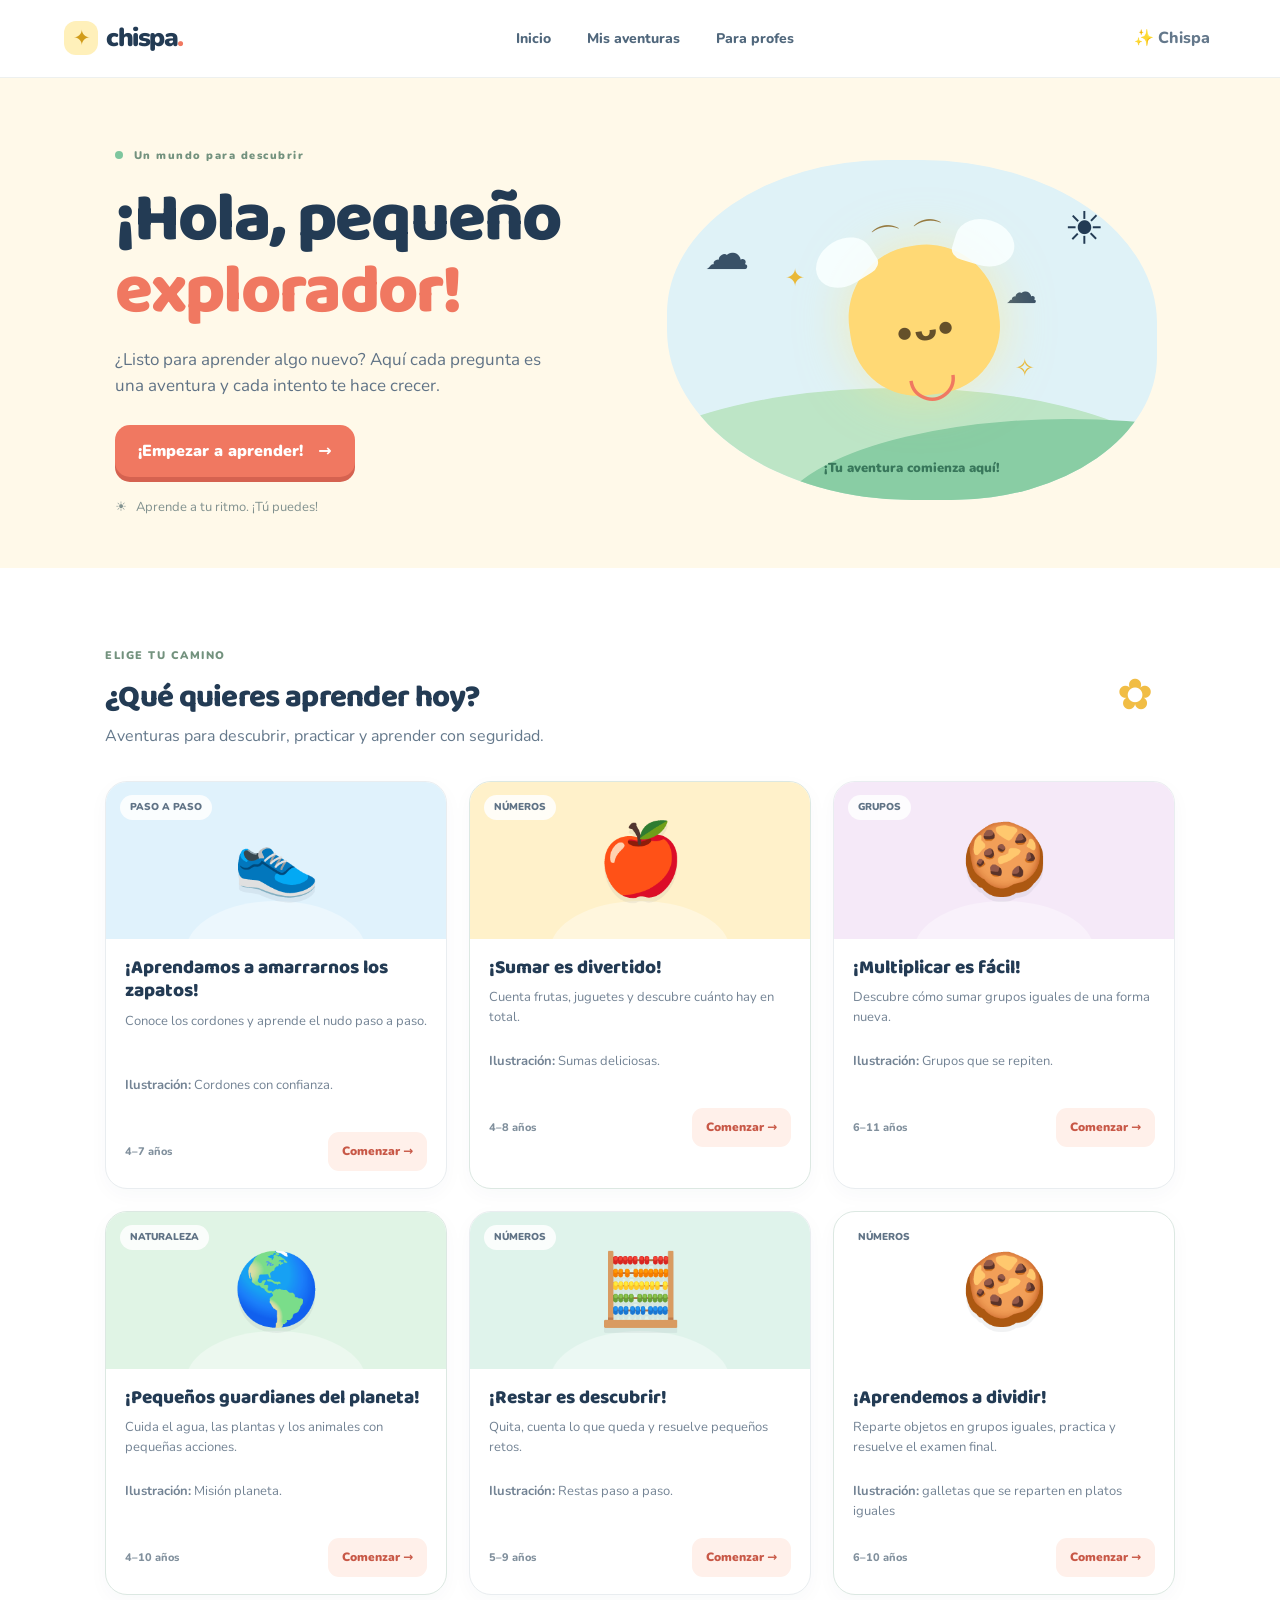
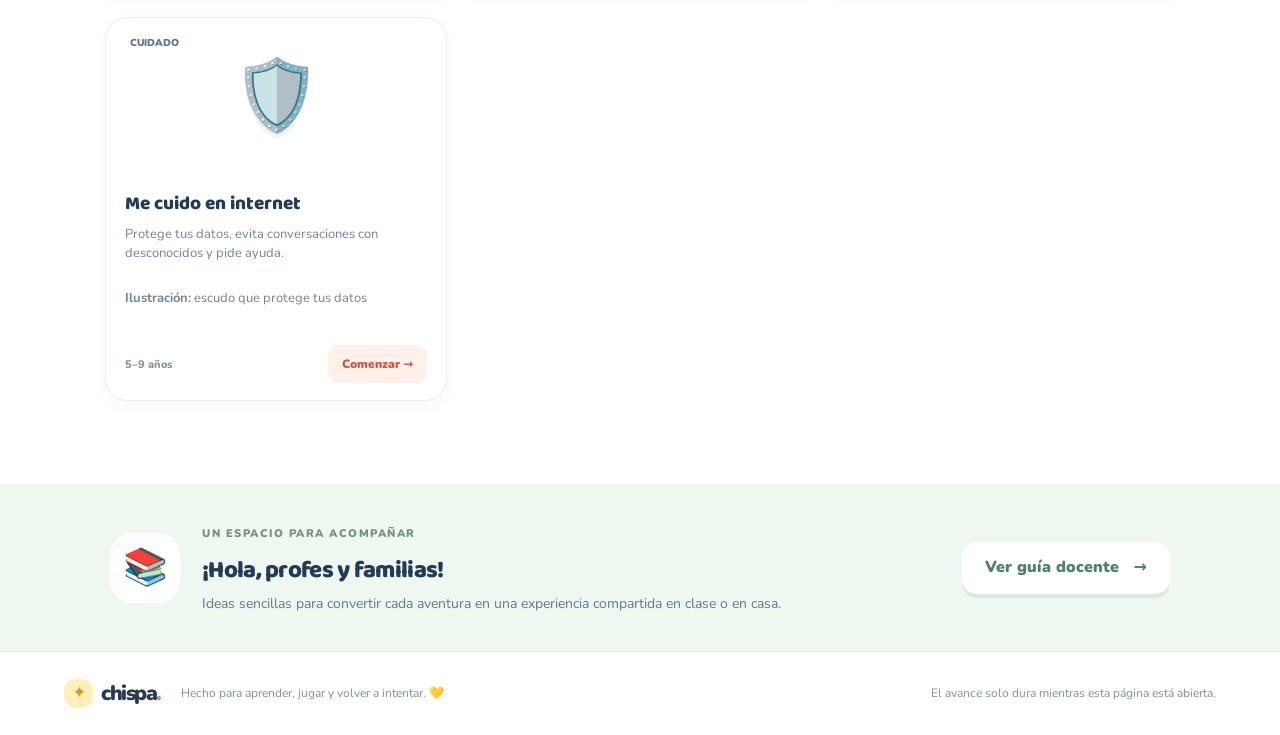
<file: index.html>
<!doctype html>
<html lang="es">
<head>
  <meta charset="utf-8">
  <meta name="viewport" content="width=device-width, initial-scale=1">
  <meta name="theme-color" content="#fff9e9">
  <meta name="description" content="Un lugar alegre para aprender jugando: cursos y retos para pequeños exploradores.">
  <title>Chispa — aprender jugando</title>
  <link rel="stylesheet" href="css/styles.css">
  <script src="js/courses.js" defer></script>
  <script src="js/main.js" defer></script>
</head>
<body>
  <a class="skip-link" href="#main">Saltar al contenido</a>
  <header class="topbar">
    <a class="brand" href="#inicio" aria-label="Chispa, ir al inicio"><span class="brand-mark" aria-hidden="true">✦</span><span>chispa<span class="brand-dot">.</span></span></a>
    <nav aria-label="Navegación principal"><a href="#inicio">Inicio</a><a href="#cursos">Mis aventuras</a><a href="#profes">Para profes</a></nav>
    <div class="top-actions"><button class="sound-toggle" id="motion-toggle" type="button" aria-pressed="false" title="Activar o pausar animaciones">✨ <span>Chispa</span></button></div>
  </header>
  <main id="main">
    <div id="home-view">
    <section class="hero" id="inicio">
      <div class="hero-copy"><span class="eyebrow"><span class="live-dot"></span> Un mundo para descubrir</span><h1>¡Hola, pequeño<br><span>explorador!</span></h1><p>¿Listo para aprender algo nuevo? Aquí cada pregunta es una aventura y cada intento te hace crecer.</p><a class="button button-primary" href="#cursos">¡Empezar a aprender! <span aria-hidden="true">→</span></a><div class="hero-note">☀️ <span>Aprende a tu ritmo. ¡Tú puedes!</span></div></div>
      <div class="hero-art" aria-label="Una amigable luciérnaga te acompaña a aprender" role="img"><span class="sun">☀️</span><span class="cloud cloud-one">☁️</span><span class="cloud cloud-two">☁️</span><div class="hill hill-back"></div><div class="hill hill-front"></div><div class="firefly"><span class="feelers">⌒⌒</span><span class="face">•ᴗ•</span><span class="wings">◡</span></div><span class="spark spark-one">✦</span><span class="spark spark-two">✧</span><span class="art-caption">¡Tu aventura comienza aquí!</span></div>
    </section>
    <section class="courses-section section-wrap" id="cursos"><div class="section-heading"><div><span class="eyebrow">ELIGE TU CAMINO</span><h2>¿Qué quieres aprender hoy?</h2><p>Aventuras para descubrir, practicar y aprender con seguridad.</p></div><span class="section-doodle" aria-hidden="true">✿</span></div><div id="course-grid" class="course-grid"></div></section>
    <section class="teacher-section" id="profes"><div class="teacher-inner"><div class="teacher-badge" aria-hidden="true">📚</div><div class="teacher-copy"><span class="eyebrow">UN ESPACIO PARA ACOMPAÑAR</span><h2>¡Hola, profes y familias!</h2><p>Ideas sencillas para convertir cada aventura en una experiencia compartida en clase o en casa.</p></div><button class="button button-light" id="teacher-button" type="button">Ver guía docente <span aria-hidden="true">→</span></button></div></section>
    </div>
    <section id="learning" class="learning-section section-wrap" hidden></section>
    <section id="teacher-panel" class="teacher-panel section-wrap" hidden></section>
  </main>
  <footer><a class="brand footer-brand" href="#inicio"><span class="brand-mark" aria-hidden="true">✦</span><span>chispa<span class="brand-dot">.</span></span></a><p>Hecho para aprender, jugar y volver a intentar. 💛</p><span>El avance solo dura mientras esta página está abierta.</span></footer>
  <div id="toast" class="toast" role="status" aria-live="polite"></div>
</body>
</html>
</file>
<file: css/styles.css>
﻿@import url('https://fonts.googleapis.com/css2?family=Nunito:wght@400;600;700;800;900&family=Baloo+2:wght@600;700;800&display=swap');
:root{--ink:#233b54;--muted:#64788b;--cream:#fff9e9;--paper:#fff;--blue:#dff3fa;--coral:#f07861;--yellow:#ffd76a;--mint:#ccebdc;--line:#e9edf0;--shadow:0 12px 35px #425d7312;--radius:24px}*{box-sizing:border-box}html{scroll-behavior:smooth;scroll-padding-top:92px}body{margin:0;background:#fff;color:var(--ink);font-family:'Nunito',ui-rounded,system-ui,sans-serif;font-size:16px;line-height:1.55}button,a{font:inherit}button{cursor:pointer}a{color:inherit;text-decoration:none}.skip-link{position:absolute;left:-999px;top:10px;background:white;padding:12px;z-index:20}.skip-link:focus{left:10px}.topbar{height:78px;padding:0 max(5vw,24px);display:flex;align-items:center;justify-content:space-between;background:#fff;position:sticky;top:0;z-index:10;border-bottom:1px solid #edf0ef}.brand{display:flex;align-items:center;gap:8px;font-size:26px;font-weight:900;letter-spacing:-1.5px}.brand-mark{display:grid;place-items:center;background:#fff0ba;color:#d19c1a;width:34px;height:34px;border-radius:12px;font-size:21px}.brand-dot{color:var(--coral)}nav{display:flex;gap:36px;color:#50677c;font-weight:800;font-size:14px}nav a:hover,.text-button:hover{color:#d45d49}.top-actions{display:flex;align-items:center;gap:20px}.star-count{background:#fff8dc;padding:9px 14px;border-radius:20px;color:#9d7217;font-size:14px}.sound-toggle{border:0;background:none;color:var(--muted);font-weight:800}.hero{min-height:490px;background:var(--cream);padding:62px max(9vw,30px) 48px;display:grid;grid-template-columns:1fr 1fr;align-items:center;gap:40px;overflow:hidden}.hero-copy{max-width:500px}.eyebrow{font-size:11px;font-weight:900;letter-spacing:1.5px;color:#73927e}.live-dot{display:inline-block;width:8px;height:8px;background:#7ec69e;border-radius:50%;margin-right:6px}.hero h1{font-size:clamp(44px,5.6vw,69px);line-height:1.04;letter-spacing:-2px;margin:18px 0;color:var(--ink);font-weight:900}.hero h1 span{color:var(--coral)}.hero-copy>p{max-width:435px;color:#607386;font-size:17px;margin:0 0 26px}.button{min-height:52px;border:0;border-radius:15px;padding:0 23px;font-weight:900;display:inline-flex;align-items:center;justify-content:center;gap:15px;transition:transform .18s,box-shadow .18s}.button:hover{transform:translateY(-2px);box-shadow:0 9px 18px #233b5420}.button:focus-visible,button:focus-visible,a:focus-visible{outline:3px solid #257db1;outline-offset:3px}.button-primary{background:var(--coral);color:#fff;box-shadow:0 5px 0 #d56250}.hero-note{margin-top:20px;color:#81918f;font-size:13px;display:flex;gap:9px;align-items:center}.hero-art{height:340px;max-width:490px;width:100%;justify-self:center;position:relative;border-radius:45% 48% 42% 50%;background:#dff2f7;overflow:hidden}.sun{position:absolute;right:53px;top:35px;font-size:45px}.cloud{position:absolute;font-size:45px;opacity:.88}.cloud-one{top:60px;left:37px}.cloud-two{top:108px;right:120px;font-size:32px}.hill{position:absolute;bottom:-78px;border-radius:50%;width:120%;height:210px}.hill-back{background:#bde5c6;left:-13%;bottom:-98px}.hill-front{background:#89cda4;left:22%;bottom:-129px}.firefly{position:absolute;width:150px;height:150px;border-radius:48% 48% 45% 45%;background:#ffd975;left:37%;top:85px;box-shadow:0 0 50px #ffe68b88;display:grid;place-items:center;transform:rotate(-8deg)}.firefly:before,.firefly:after{content:"";position:absolute;width:60px;height:46px;border-radius:50% 50% 20% 50%;background:#f9ffff;top:-16px;opacity:.9}.firefly:before{left:-26px;transform:rotate(-24deg)}.firefly:after{right:-26px;transform:rotate(25deg) scaleX(-1)}.face{font-size:34px;color:#65502a;font-weight:900;z-index:2;margin-top:18px}.feelers{position:absolute;top:-34px;font-size:33px;color:#95793e;letter-spacing:9px}.wings{position:absolute;bottom:-26px;font-size:60px;color:#f07861}.spark{position:absolute;color:#e9b837;font-size:24px}.spark-one{left:24%;top:100px}.spark-two{right:25%;top:190px}.art-caption{position:absolute;bottom:22px;left:0;right:0;text-align:center;color:#38775b;font-size:13px;font-weight:900}.resume-bar{max-width:1080px;margin:28px auto 0;background:#eff8ef;border-radius:18px;padding:17px 24px;display:flex;gap:15px;align-items:center}.resume-icon{font-size:29px}.resume-bar div{display:grid;flex:1}.resume-bar div span{font-size:13px;color:var(--muted)}.text-button{border:0;background:none;color:#4f8d6a;font-weight:900}.section-wrap{max-width:1120px;margin:auto;padding-left:25px;padding-right:25px}.courses-section{padding-top:74px;padding-bottom:83px}.section-heading{display:flex;justify-content:space-between;align-items:center;margin-bottom:32px}.section-heading h2,.teacher-copy h2{font-size:31px;letter-spacing:-.7px;margin:7px 0 2px;font-weight:900}.section-heading p{color:var(--muted);margin:0}.section-doodle{font-size:43px;color:#f1bd45;margin-right:22px}.course-grid{display:grid;grid-template-columns:repeat(3,1fr);gap:22px}.course-card{border:1px solid var(--line);border-radius:22px;background:#fff;overflow:hidden;box-shadow:0 6px 20px #233b5408;transition:transform .2s,box-shadow .2s;display:flex;flex-direction:column}.course-card:hover{transform:translateY(-5px);box-shadow:var(--shadow)}.card-art{height:157px;display:grid;place-items:center;position:relative;overflow:hidden}.card-art:after{content:"";position:absolute;width:180px;height:100px;border-radius:50%;bottom:-62px;background:#ffffff5c}.card-emoji{font-size:70px;filter:drop-shadow(0 5px 0 #34475a12);z-index:1}.course-card:nth-child(1) .card-art{background:#e0f2fc}.course-card:nth-child(2) .card-art{background:#fff1ca}.course-card:nth-child(3) .card-art{background:#f5e9f8}.course-card:nth-child(4) .card-art{background:#e0f4e5}.course-card:nth-child(5) .card-art{background:#dff3eb}.card-level{position:absolute;left:14px;top:13px;background:#ffffffd9;border-radius:20px;padding:5px 10px;font-size:10px;font-weight:900;color:#607386;z-index:2}.card-body{padding:18px 19px 17px;display:flex;flex-direction:column;flex:1}.card-body h3{margin:0;font-size:19px;line-height:1.25;font-weight:900}.card-body p{font-size:13px;color:#738394;line-height:1.5;min-height:42px;margin:8px 0 14px}.progress-line{height:5px;background:#eff1f3;border-radius:8px;margin-bottom:14px;overflow:hidden}.progress-line span{height:100%;display:block;background:#75be91;border-radius:8px}.card-bottom{display:flex;justify-content:space-between;align-items:center;gap:8px}.age{font-size:11px;color:#81909d;font-weight:800}.card-button{border:0;border-radius:11px;padding:10px 14px;background:#fff0ea;color:#c85847;font-weight:900;font-size:12px}.card-button:hover{background:#f07861;color:white}.teacher-section{background:#eff7f1;padding:36px 20px}.teacher-inner{max-width:1060px;margin:auto;display:flex;align-items:center;gap:22px}.teacher-badge{font-size:36px;width:70px;height:70px;display:grid;place-items:center;background:#fff;border-radius:22px}.teacher-copy{flex:1}.teacher-copy h2{font-size:24px}.teacher-copy p{color:var(--muted);margin:4px 0 0;font-size:14px}.button-light{background:#fff;color:#4e8264;box-shadow:0 4px 0 #dce9df}.learning-section{padding-top:54px;padding-bottom:70px}.learn-top{display:flex;align-items:center;gap:14px;margin-bottom:25px}.back-button{border:0;background:#f1f5f4;border-radius:12px;padding:11px 15px;color:var(--ink);font-weight:900}.learn-top span{color:#82919d;font-size:13px}.lesson-shell{border:1px solid var(--line);border-radius:25px;overflow:hidden;box-shadow:var(--shadow);display:grid;grid-template-columns:250px 1fr;min-height:430px}.lesson-sidebar{background:#f6faf8;padding:25px 20px}.lesson-sidebar h3{font-size:15px;margin:0 0 16px}.lesson-step{display:flex;gap:11px;align-items:center;font-size:13px;color:#80909b;margin:13px 0}.step-dot{width:26px;height:26px;border:2px solid #d8e1df;border-radius:50%;display:grid;place-items:center;font-size:11px;font-weight:900}.lesson-step.active{color:#315f48;font-weight:900}.lesson-step.active .step-dot,.lesson-step.done .step-dot{background:#75be91;border-color:#75be91;color:#fff}.lesson-main{padding:34px;max-width:780px;width:100%}.lesson-main .eyebrow{color:#7aa28a}.lesson-main h2{font-size:29px;line-height:1.2;margin:10px 0}.lesson-main>p{color:#64788b}.lesson-visual{background:#f5f9ef;border-radius:18px;padding:23px;margin:22px 0;color:#476b54}.lesson-visual .visual-emoji{font-size:38px;display:block;margin-bottom:7px}.lesson-visual p{margin:0}.activity-box{padding:19px;border:1px dashed #cbdcd0;border-radius:17px;margin:20px 0}.activity-box h3{margin:0 0 13px;font-size:17px}.choices{display:flex;flex-wrap:wrap;gap:10px}.choice-button{border:2px solid #e2e9e7;background:#fff;border-radius:13px;padding:11px 16px;color:var(--ink);font-weight:900;min-height:47px}.choice-button:hover{border-color:#73ba8e;background:#f4fbf4}.choice-button.correct{border-color:#68b685;background:#e9f7ed}.choice-button.wrong{border-color:#e8907f;background:#fff0ec}.feedback{min-height:25px;font-size:14px;font-weight:900;margin-top:12px;color:#4a9464}.feedback.error{color:#c26150}.lesson-controls{display:flex;justify-content:space-between;align-items:center;margin-top:22px}.lesson-controls .button{min-height:47px}.button-green{background:#66ad7e;color:#fff;box-shadow:0 4px 0 #498e62}.complete-card{text-align:center;padding:40px 20px}.complete-card .trophy{font-size:77px}.complete-card h2{font-size:34px}.teacher-panel{padding-top:55px;padding-bottom:70px}.teacher-panel h2{margin:6px 0 22px}.teacher-list{display:grid;grid-template-columns:repeat(2,1fr);gap:14px}.teacher-item{background:#f4f8f4;border-radius:16px;padding:18px}.teacher-item h3{font-size:16px;margin:0 0 7px}.teacher-item p{font-size:13px;color:#64788b;margin:0}.teacher-panel .button{margin-top:22px}footer{display:flex;align-items:center;gap:20px;padding:25px max(5vw,24px);border-top:1px solid var(--line);color:#82909a;font-size:12px}footer p{flex:1;margin:0}.footer-brand{font-size:21px;color:var(--ink)}.footer-brand .brand-mark{width:29px;height:29px;font-size:17px}.toast{position:fixed;bottom:20px;left:50%;transform:translate(-50%,20px);background:#263f56;color:white;padding:13px 20px;border-radius:14px;box-shadow:var(--shadow);opacity:0;pointer-events:none;transition:.25s;z-index:30}.toast.show{opacity:1;transform:translate(-50%,0)}[hidden]{display:none!important}.reduce-motion *{scroll-behavior:auto!important;animation:none!important;transition:none!important}
@media(max-width:800px){.hero{padding-left:7vw;padding-right:7vw;gap:15px}.hero-art{height:290px}.course-grid{grid-template-columns:repeat(2,1fr)}.lesson-shell{grid-template-columns:190px 1fr}.lesson-main{padding:25px}.topbar{padding:0 22px}nav{gap:18px}}
@media(max-width:600px){.topbar{height:66px}.brand{font-size:23px}nav{gap:11px;font-size:11px}.top-actions{gap:7px}.sound-toggle span{display:none}.star-count{padding:7px 9px}.hero{grid-template-columns:1fr;padding:44px 25px 35px;gap:20px}.hero h1{font-size:51px}.hero-copy>p{font-size:15px}.hero-art{height:240px;width:min(100%,390px)}.firefly{transform:scale(.8) rotate(-8deg);left:34%;top:53px}.courses-section{padding-top:50px;padding-bottom:53px}.section-heading h2{font-size:25px}.section-heading p{font-size:13px}.course-grid{grid-template-columns:1fr;gap:15px}.course-card{display:grid;grid-template-columns:110px 1fr;min-height:145px}.card-art{height:100%;min-height:145px}.card-emoji{font-size:49px}.card-level{font-size:8px;left:6px;top:8px;padding:4px 7px}.card-body{padding:14px}.card-body h3{font-size:16px}.card-body p{font-size:12px;min-height:0;margin:5px 0 8px}.age{display:none}.card-button{padding:9px 11px}.teacher-inner{flex-wrap:wrap}.teacher-copy{min-width:65%}.teacher-copy h2{font-size:20px}.teacher-inner>.button{margin-left:90px}.lesson-shell{display:block}.lesson-sidebar{padding:16px;overflow:auto}.lesson-sidebar h3{margin-bottom:9px}.lesson-steps{display:flex;gap:12px}.lesson-step{white-space:nowrap;margin:0}.lesson-step span:last-child{display:none}.lesson-main{padding:22px 18px}.lesson-main h2{font-size:25px}.lesson-visual{padding:17px}.teacher-list{grid-template-columns:1fr}.resume-bar{margin:18px 15px;flex-wrap:wrap}.resume-bar .text-button{margin-left:auto}footer{flex-wrap:wrap;gap:10px}footer p{order:3;flex-basis:100%}}
@media(prefers-reduced-motion:reduce){*,*::before,*::after{scroll-behavior:auto!important;animation-duration:.01ms!important;transition-duration:.01ms!important}}
.locked-card{opacity:.83}.lock-badge{position:absolute;right:12px;top:12px;font-size:21px;background:#fff;border-radius:50%;width:37px;height:37px;display:grid;place-items:center;z-index:2}.card-button:disabled{cursor:not-allowed;background:#edf0f1;color:#72808a;box-shadow:none}.course-intro{padding:25px 28px;margin:0 0 22px;background:#fff8e7;border-radius:21px}.course-intro h1{font-size:clamp(28px,4vw,42px);margin:7px 0}.course-intro p{color:#607386;margin:5px 0}.video-section{margin:34px 0 10px}.video-section .section-heading{margin-bottom:18px}.video-section .section-heading h2{font-size:24px}.video-grid{display:grid;grid-template-columns:repeat(3,1fr);gap:15px}.video-card{padding:15px;border:1px solid var(--line);border-radius:17px;background:#fff}.video-thumb{height:105px;border-radius:12px;background:linear-gradient(135deg,#e1f2e7,#fff1cc);display:grid;place-items:center;font-size:32px}.video-card h3{font-size:14px;line-height:1.35;min-height:39px}.video-card a{display:inline-block;color:#347b56;font-size:12px;font-weight:900}.video-note{color:#778797;font-size:12px;margin-top:14px}
@media(max-width:600px){.video-grid{grid-template-columns:1fr}.video-thumb{height:80px}.course-intro{padding:19px}}
.example-box{background:#fff8df;border-left:4px solid #edc45b;border-radius:11px;padding:15px 17px;color:#5c573f;margin:16px 0}.exam-score{display:inline-block;padding:9px 14px;background:#fff5d9;color:#94701f;border-radius:12px;font-weight:900;margin:10px 0}.lesson-sidebar .lesson-step{align-items:flex-start}.lesson-sidebar .lesson-step span:last-child{line-height:1.25}.complete-card .button{margin:5px}
/* Refuerzos de lectura, multimedia y foco accesible */
:root{--font-body:'Nunito',system-ui,sans-serif;--font-heading:'Baloo 2',system-ui,sans-serif}
body{font-family:var(--font-body)}h1,h2,h3{font-family:var(--font-heading)}
.skip-link:focus{left:1rem;top:1rem;z-index:100;outline:3px solid #12618a;outline-offset:3px}
:focus-visible{outline:3px solid #12618a;outline-offset:3px}
.reading{padding:1.25rem;border:1px solid #d8e1df;border-radius:1rem;background:#f8fbf9;margin:1.25rem 0}
.reading h3{margin:.1rem 0 .5rem;font-size:1.2rem}
.reading p{font-size:1rem;line-height:1.8;margin:0}
.image-caption{font-size:.85rem;color:#42566a}
.video-card iframe{display:block;width:100%;aspect-ratio:16/9;border:0;border-radius:.75rem}
.video-grid{grid-template-columns:minmax(0,1fr);max-width:48rem}
.lesson-sidebar ol{padding-left:1.4rem}.lesson-sidebar li{margin:.55rem 0}
.activity-box fieldset{border:0;padding:0;margin:0;min-width:0}
.activity-box legend{font-size:1.1rem;font-weight:800;margin-bottom:.8rem}
.choice-button:active,.card-button:active{transform:scale(.98)}
.course-card:nth-child(even){border-color:#dce8e2}
@media(max-width:768px){.lesson-shell{grid-template-columns:1fr}.video-card{padding:1rem}}
@media(max-width:480px){.lesson-main{padding:1rem}.lesson-sidebar ol{columns:2}.video-grid{display:block}}
@media(prefers-reduced-motion:reduce){*,*::before,*::after{scroll-behavior:auto!important;animation:none!important;transition:none!important}}
</file>
